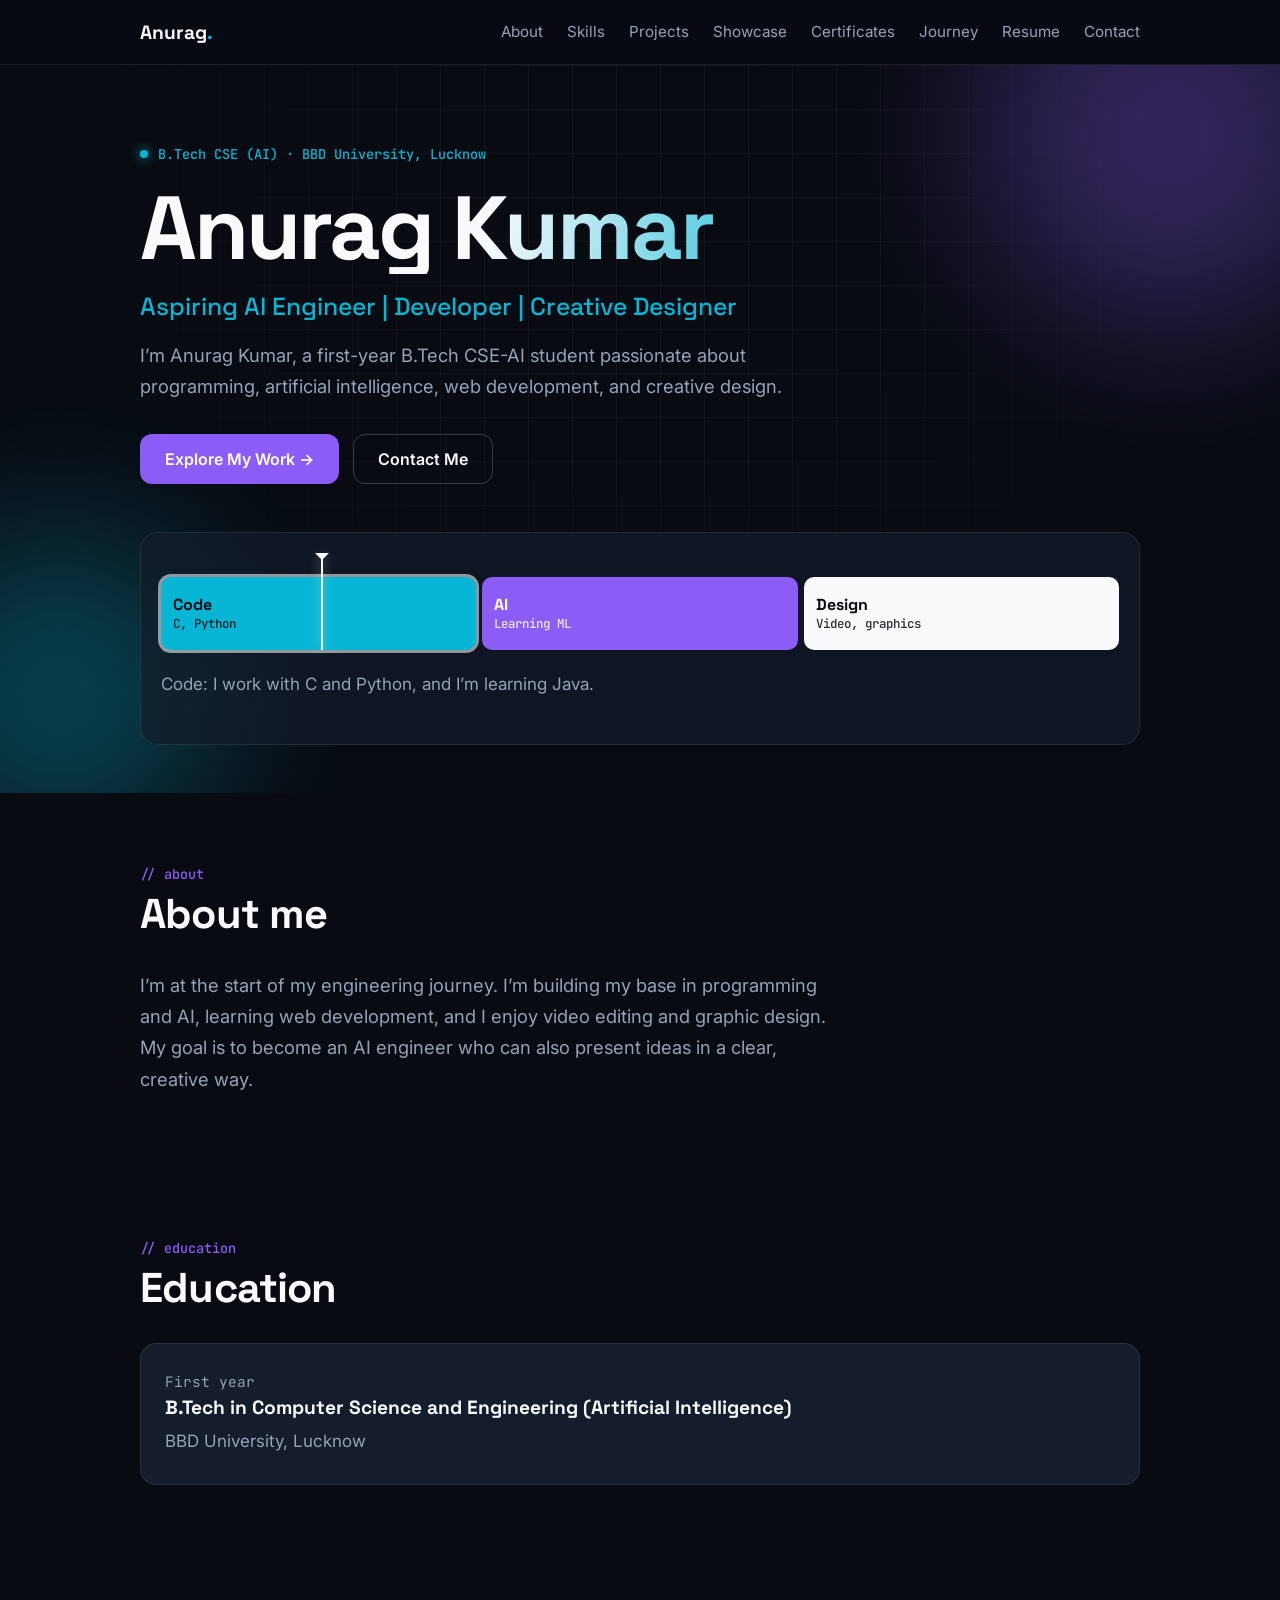
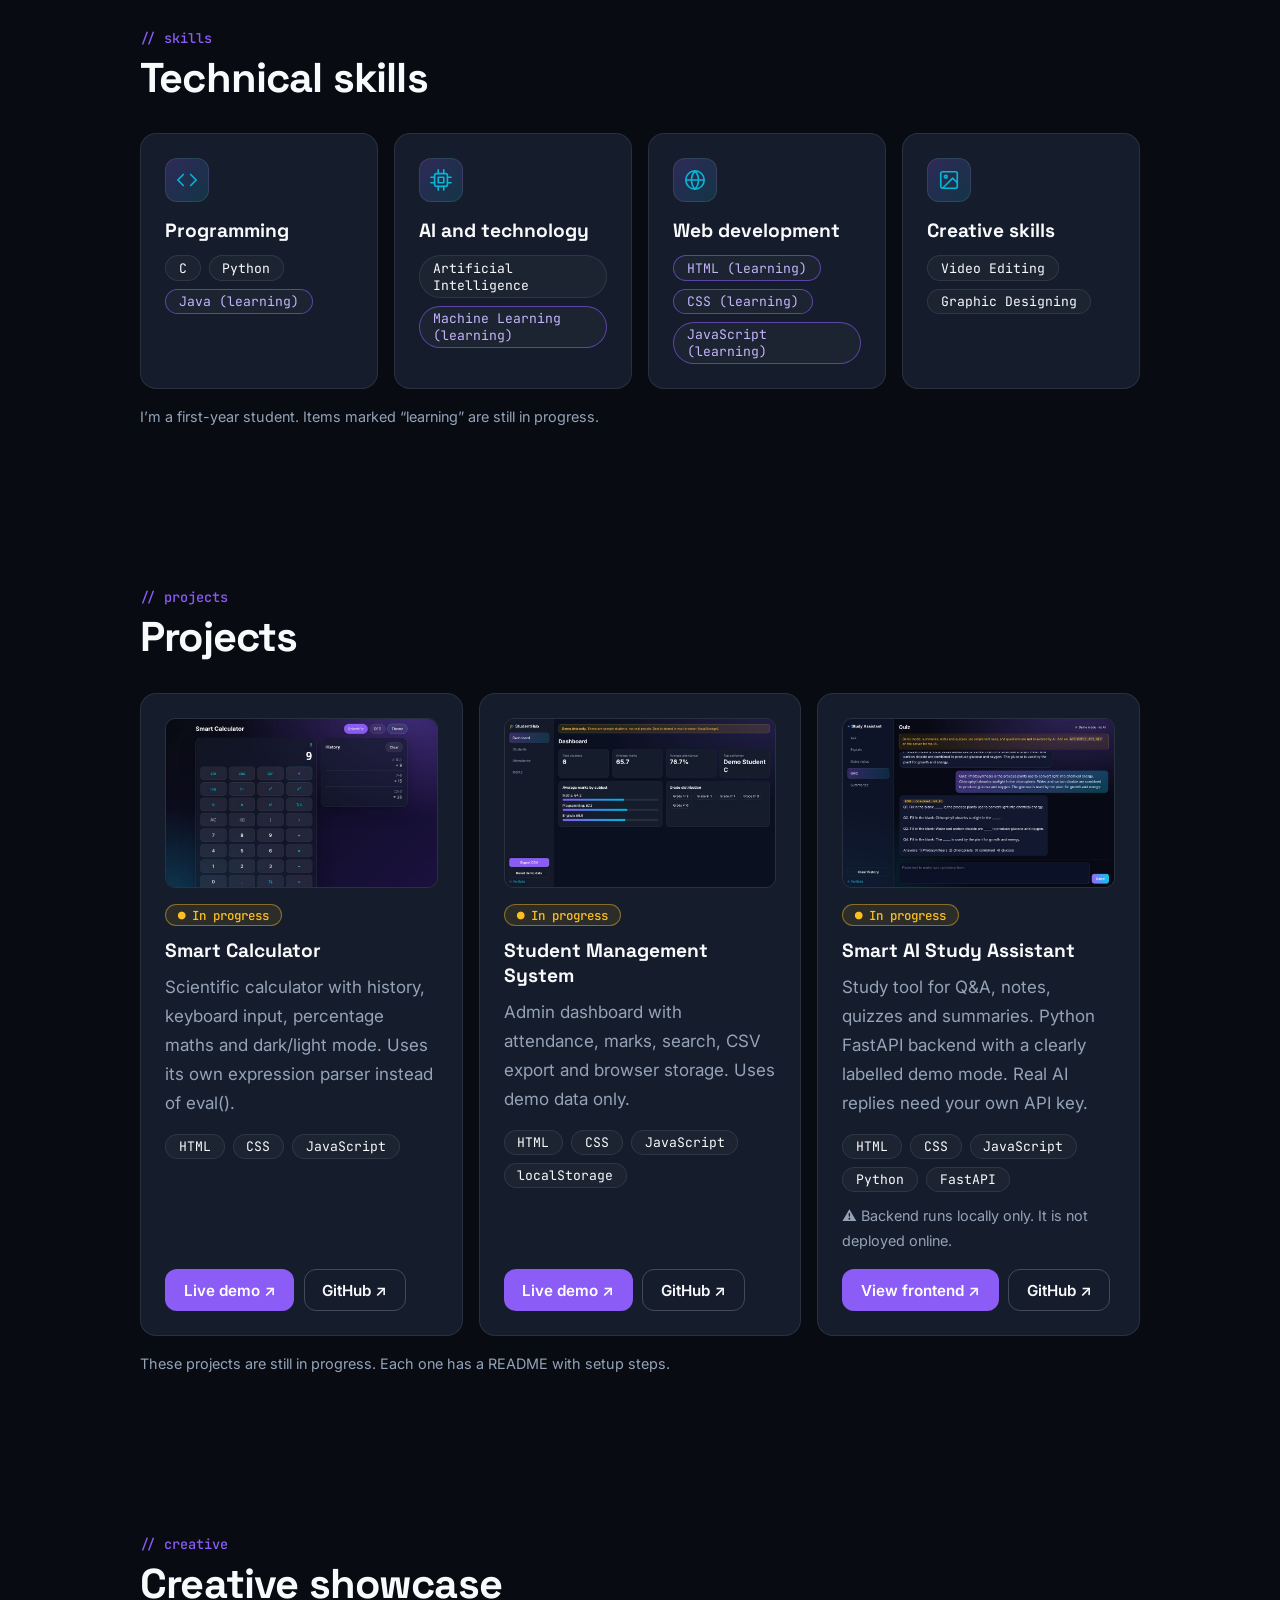
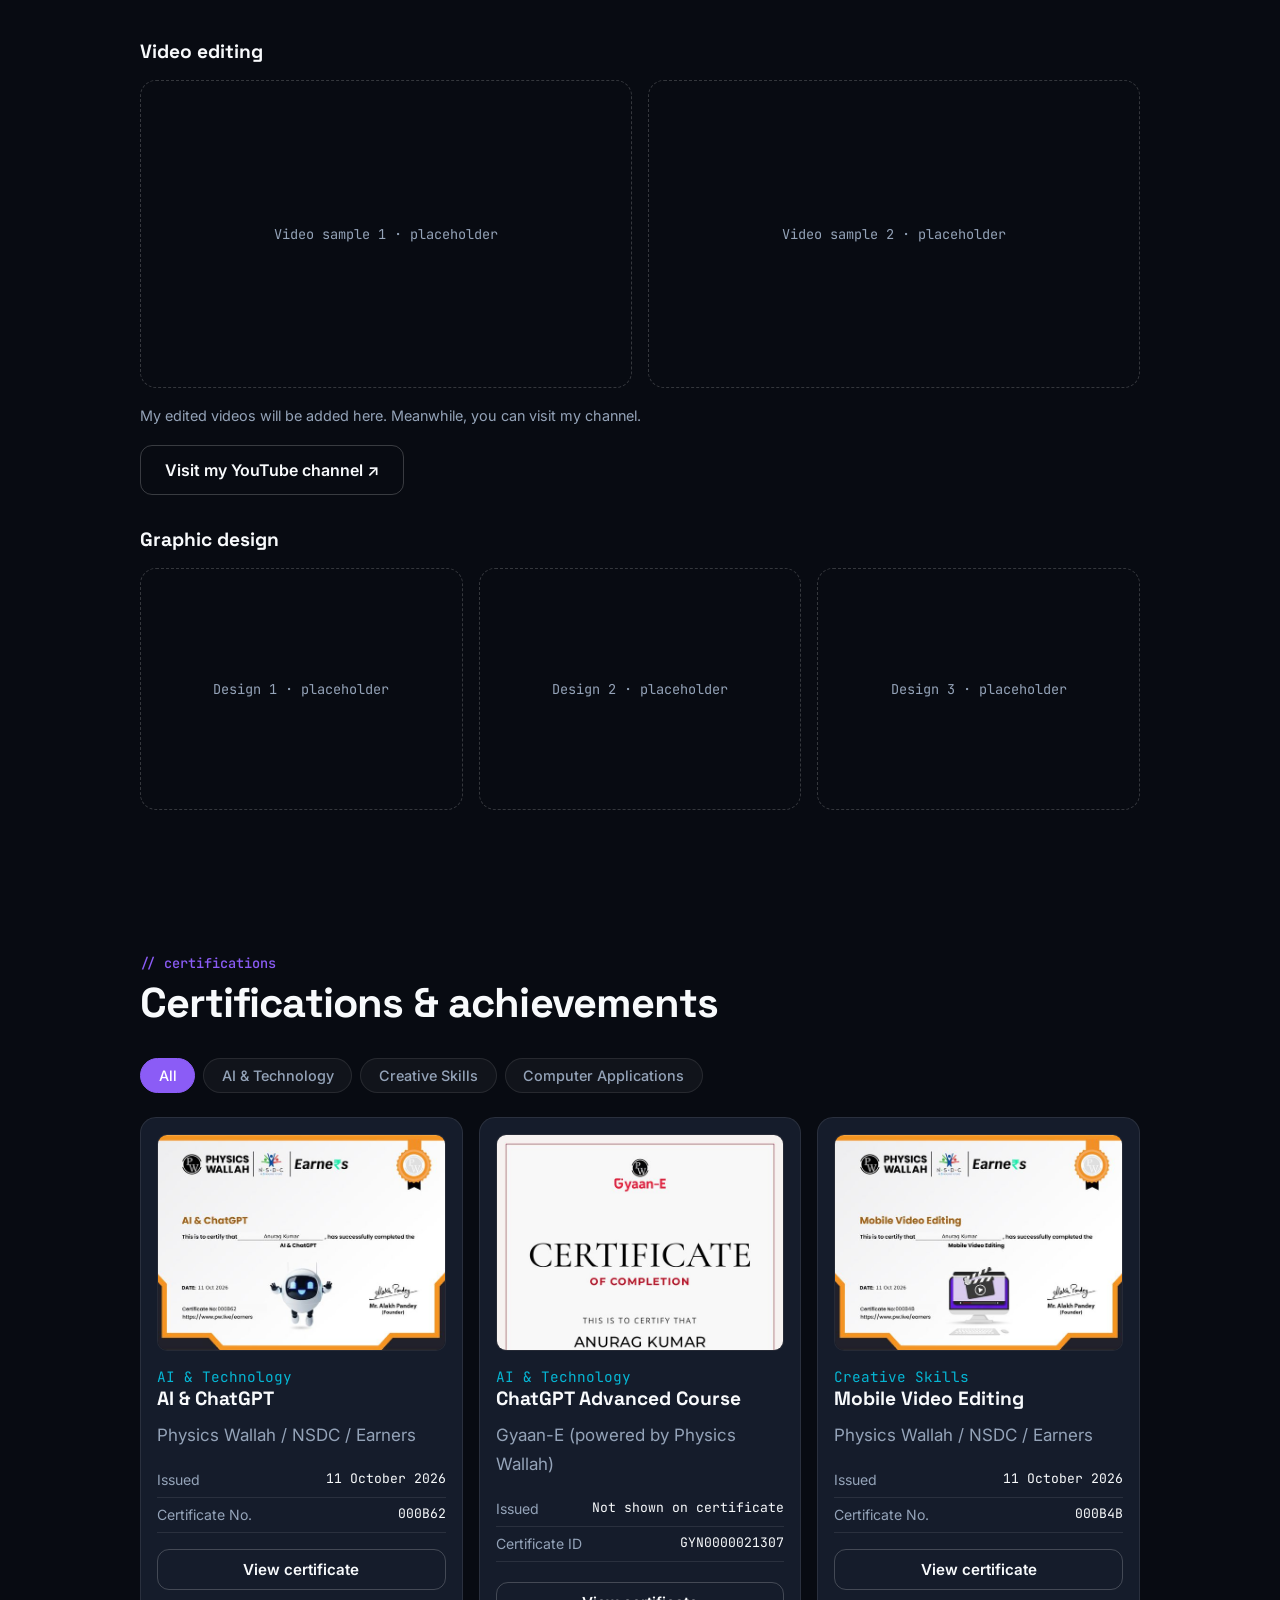
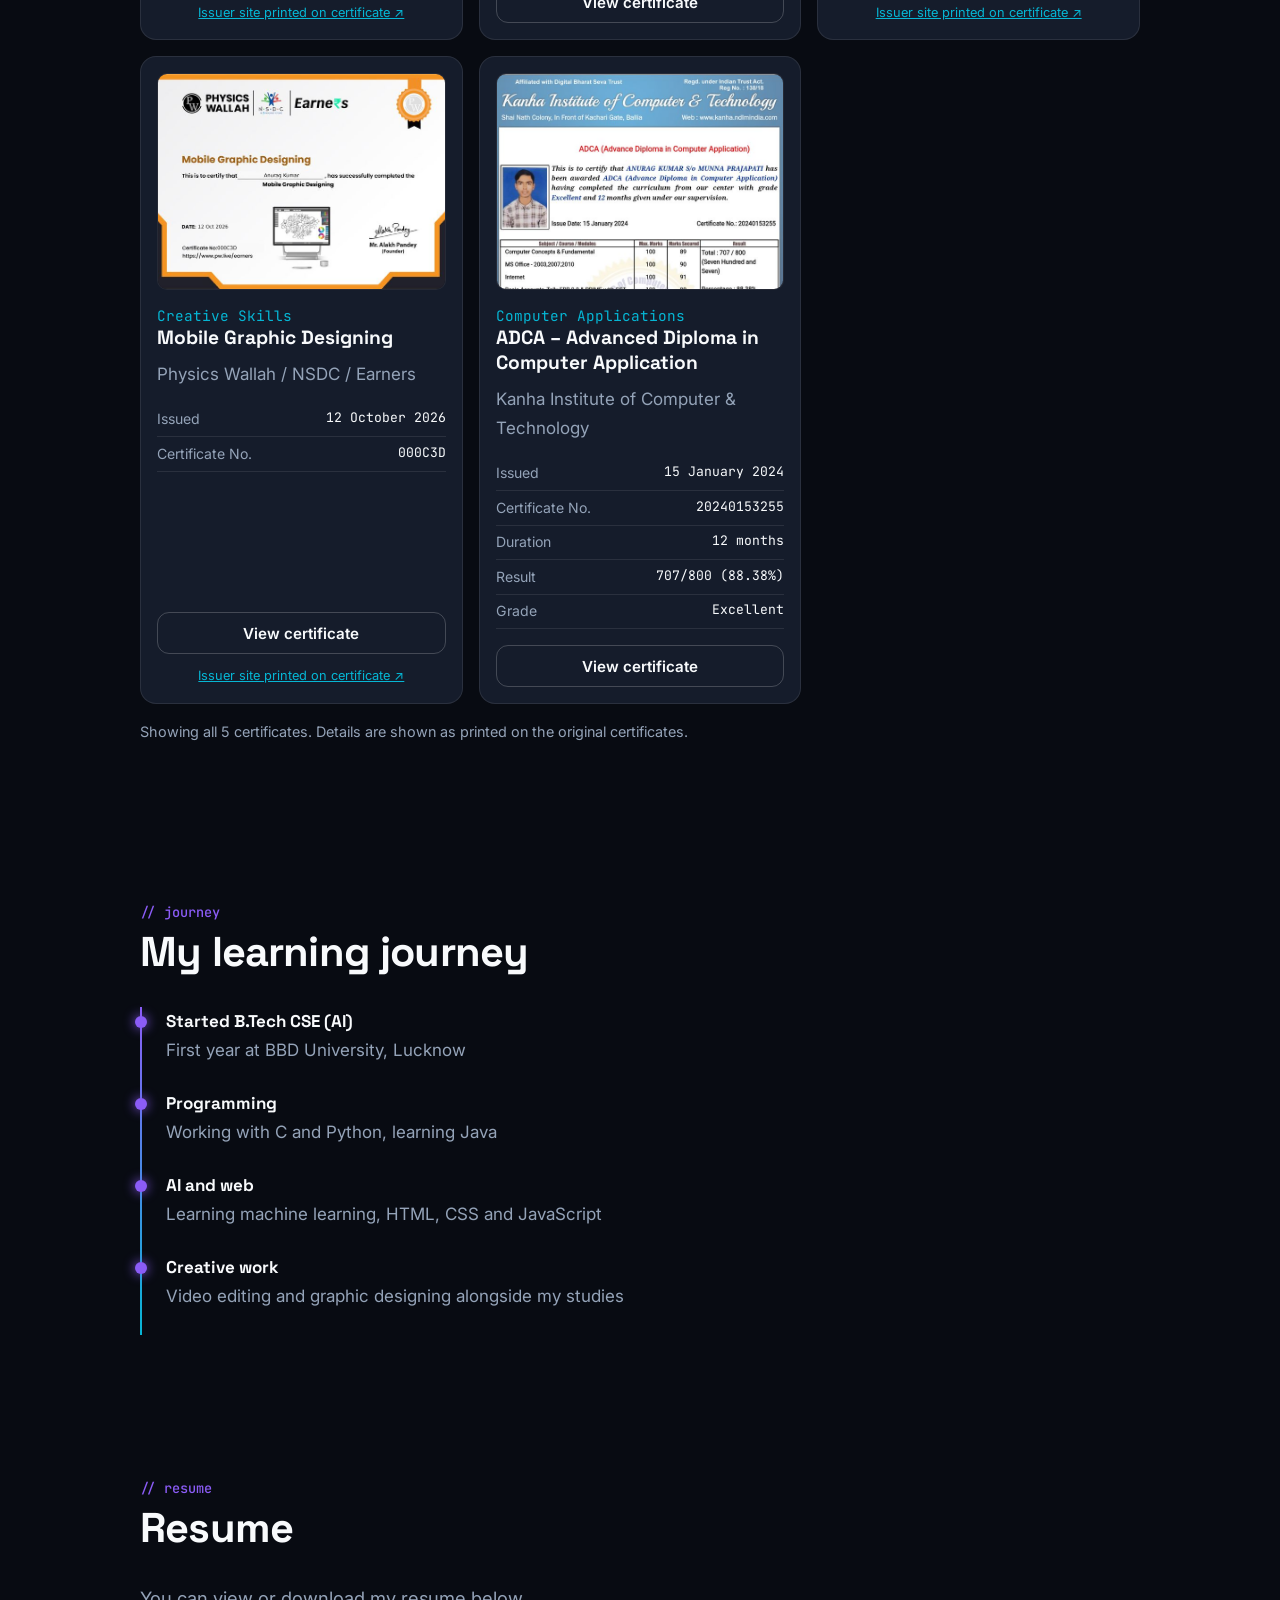
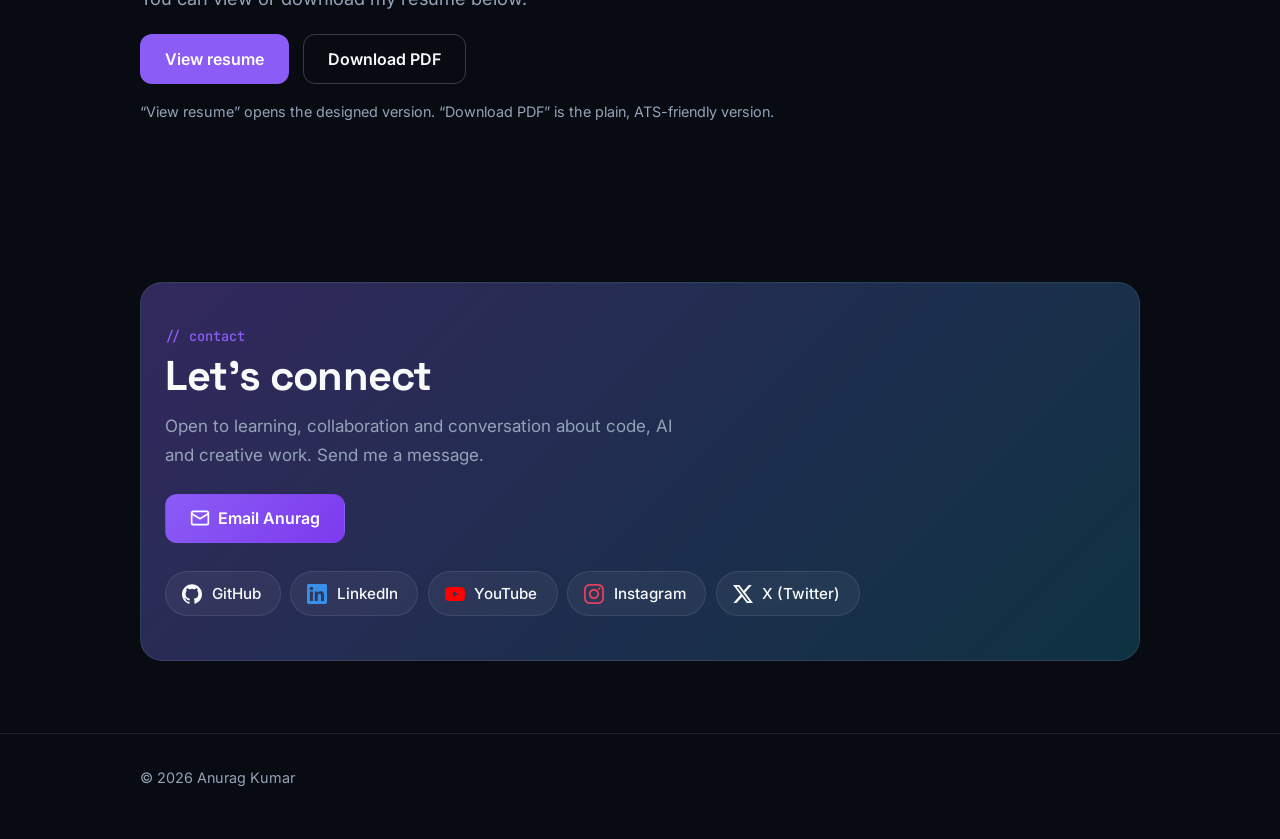
<file: index.html>
<!DOCTYPE html>
<html lang="en">
<head>
<meta charset="utf-8">
<meta name="viewport" content="width=device-width, initial-scale=1, viewport-fit=cover">
<title>Anurag Kumar | Aspiring AI Engineer, Developer and Creative Designer</title>
<meta name="description" content="Portfolio of Anurag Kumar, a first-year B.Tech CSE (AI) student at BBD University, Lucknow, interested in programming, AI, web development, video editing and graphic design.">
<link rel="canonical" href="https://anuragpr-0810.github.io/">
<meta property="og:title" content="Anurag Kumar | Aspiring AI Engineer">
<meta property="og:description" content="First-year B.Tech CSE (AI) student: programming, AI, web development and creative design.">
<meta property="og:type" content="website">
<meta name="theme-color" content="#080B12">
<link rel="preconnect" href="https://fonts.googleapis.com">
<link href="https://fonts.googleapis.com/css2?family=Inter:wght@400;500;600&family=JetBrains+Mono:wght@400;500&family=Space+Grotesk:wght@500;700&display=swap" rel="stylesheet">
<script type="application/ld+json">{"@context":"https://schema.org","@type":"Person","name":"Anurag Kumar","jobTitle":"B.Tech CSE (AI) Student","alumniOf":"BBD University, Lucknow","url":"https://anuragpr-0810.github.io/","sameAs":["https://youtube.com/@technoreviews-ai","https://www.linkedin.com/in/anuragkumar08-pri10","https://instagram.com/anuragpr_0810","https://x.com/anuragpr_0810","https://github.com/anuragpr-0810"]}</script>
<style>
:root{
  --bg:#080B12;--bg2:#101522;--card:#151C2B;--p:#8B5CF6;--c:#06B6D4;--tx:#F8FAFC;--mu:#94A3B8;
  --bd:rgba(255,255,255,.09);--head:'Space Grotesk','Trebuchet MS',system-ui,sans-serif;
  --body:'Inter',system-ui,-apple-system,'Segoe UI',sans-serif;--mono:'JetBrains Mono',ui-monospace,Consolas,monospace;
  color-scheme:dark;box-sizing:border-box;padding-top:env(safe-area-inset-top,0px);padding-bottom:env(safe-area-inset-bottom,0px);
}
html{scroll-padding-top:calc(env(safe-area-inset-top,0px) + 72px);scroll-behavior:smooth}
*,*::before,*::after{box-sizing:border-box}
body{margin:0;background:var(--bg);color:var(--tx);font:400 1.0625rem/1.7 var(--body);overflow-x:hidden}
body::before{content:"";position:fixed;inset:0 0 auto;height:env(safe-area-inset-top,0px);background:rgba(8,11,18,.9);z-index:30}
a{color:inherit}
:focus-visible{outline:3px solid var(--c);outline-offset:3px;border-radius:6px}
.wrap{max-width:1040px;margin:0 auto;padding:0 1.25rem}

/* Header */
header{position:sticky;top:env(safe-area-inset-top,0px);z-index:20;background:rgba(8,11,18,.78);backdrop-filter:blur(14px);-webkit-backdrop-filter:blur(14px);border-bottom:1px solid var(--bd)}
.bar{display:flex;align-items:center;justify-content:space-between;height:64px}
.logo{font:700 1.2rem var(--head);text-decoration:none}
.logo span{color:var(--c)}
nav{display:flex;gap:1.5rem}
nav a{font-size:.95rem;color:var(--mu);text-decoration:none;transition:color .2s}
nav a:hover{color:var(--tx)}
.menu{display:none;background:none;border:1px solid var(--bd);color:var(--tx);border-radius:10px;width:44px;height:44px;cursor:pointer;font-size:1.2rem}

/* Hero */
.hero{position:relative;isolation:isolate;padding:5rem 0 3rem}
.bg{position:absolute;inset:0;z-index:-1;overflow:hidden;pointer-events:none}
.grid-bg{position:absolute;inset:0;background-image:linear-gradient(rgba(255,255,255,.045) 1px,transparent 1px),linear-gradient(90deg,rgba(255,255,255,.045) 1px,transparent 1px);background-size:44px 44px;-webkit-mask-image:radial-gradient(ellipse at 50% 25%,#000 15%,transparent 70%);mask-image:radial-gradient(ellipse at 50% 25%,#000 15%,transparent 70%)}
.orb{position:absolute;border-radius:50%;filter:blur(80px);opacity:.32;animation:float 16s ease-in-out infinite alternate}
.o1{width:380px;height:380px;background:var(--p);top:-120px;right:-80px}
.o2{width:320px;height:320px;background:var(--c);bottom:-60px;left:-100px;animation-delay:-6s}
@keyframes float{to{transform:translate(30px,24px) scale(1.08)}}
.eyebrow{font:500 .85rem var(--mono);color:var(--c);display:flex;align-items:center;gap:.6rem;margin:0 0 1.25rem}
.eyebrow::before{content:"";width:8px;height:8px;border-radius:50%;background:var(--c);box-shadow:0 0 12px var(--c)}
h1{font:700 clamp(2.9rem,9vw,5.6rem)/1.02 var(--head);letter-spacing:-.03em;margin:0 0 1rem;background:linear-gradient(100deg,#F8FAFC 35%,var(--c) 70%,var(--p));-webkit-background-clip:text;background-clip:text;color:transparent}
.role{font:500 clamp(1.1rem,3vw,1.55rem)/1.35 var(--head);color:var(--c);margin:0 0 1rem}
.lead{max-width:58ch;color:var(--mu);font-size:1.15rem;margin:0 0 2rem}
.cta{display:flex;flex-wrap:wrap;gap:.9rem;margin-bottom:3rem}
.btn{display:inline-flex;align-items:center;gap:.5rem;padding:.85rem 1.5rem;border-radius:12px;font:600 1rem var(--body);text-decoration:none;border:1px solid transparent;cursor:pointer;transition:transform .2s,box-shadow .2s,border-color .2s,color .2s}
.btn.pri{background:var(--p);color:#fff}
.btn.pri:hover{transform:translateY(-2px);box-shadow:0 10px 30px rgba(139,92,246,.45)}
.btn.ghost{border-color:rgba(255,255,255,.2);color:var(--tx);background:transparent}
.btn.ghost:hover{border-color:var(--c);color:var(--c);transform:translateY(-2px)}

/* Timeline widget (kept) */
.glass{background:rgba(21,28,43,.65);backdrop-filter:blur(14px);-webkit-backdrop-filter:blur(14px);border:1px solid var(--bd);border-radius:18px}
.editor{padding:1.25rem}
.track{position:relative;display:grid;grid-template-columns:1fr 1fr 1fr;gap:6px;padding-top:1.5rem}
.clip{font:700 1rem var(--head);border:0;border-radius:10px;padding:1.1rem .75rem;cursor:pointer;text-align:left;min-height:64px;transition:transform .2s}
.clip:hover{transform:translateY(-2px)}
.clip small{display:block;font:500 .78rem var(--mono);opacity:.85}
.clip[data-i="0"]{background:var(--c);color:#080B12}
.clip[data-i="1"]{background:var(--p);color:#fff}
.clip[data-i="2"]{background:var(--tx);color:#080B12}
.clip[aria-pressed="true"]{box-shadow:0 0 0 3px rgba(255,255,255,.55)}
.playhead{position:absolute;top:0;bottom:0;width:2px;background:var(--tx);left:16.66%;transition:left .35s cubic-bezier(.3,.8,.3,1);pointer-events:none;box-shadow:0 0 12px rgba(255,255,255,.6)}
.playhead::before{content:"";position:absolute;top:0;left:-6px;border:7px solid transparent;border-top-color:var(--tx)}
.readout{margin:1.25rem 0 0;min-height:3.4rem;color:var(--mu)}

/* Sections */
section{padding:4.5rem 0}
.label{font:500 .85rem var(--mono);color:var(--p);margin:0 0 .5rem;display:block}
h2{font:700 clamp(1.8rem,4.5vw,2.6rem)/1.12 var(--head);letter-spacing:-.02em;margin:0 0 2rem}
.card{background:var(--card);border:1px solid var(--bd);border-radius:16px;padding:1.5rem;transition:border-color .25s,transform .25s,box-shadow .25s}
.card:hover{border-color:rgba(139,92,246,.55);transform:translateY(-3px);box-shadow:0 14px 40px rgba(0,0,0,.35)}
.card h3{font:700 1.2rem var(--head);margin:0 0 .4rem}
.card p{margin:.25rem 0;color:var(--mu)}
.empty{background:transparent;border-style:dashed;border-color:rgba(255,255,255,.18)}
.empty:hover{transform:none;box-shadow:none;border-color:rgba(255,255,255,.18)}
.grid{display:grid;gap:1rem;grid-template-columns:repeat(auto-fit,minmax(230px,1fr))}
.ico{width:44px;height:44px;border-radius:12px;display:grid;place-items:center;margin-bottom:1rem;color:var(--c);background:linear-gradient(135deg,rgba(139,92,246,.22),rgba(6,182,212,.16));border:1px solid var(--bd)}
.ico svg{width:22px;height:22px;fill:none;stroke:currentColor;stroke-width:1.8;stroke-linecap:round;stroke-linejoin:round}
.tags{display:flex;flex-wrap:wrap;gap:.5rem;padding:0;margin:.75rem 0 0;list-style:none}
.tags li{font:400 .82rem var(--mono);border:1px solid var(--bd);border-radius:999px;padding:.2rem .8rem;background:rgba(255,255,255,.03)}
.tags li.learn{border-color:rgba(139,92,246,.6);color:#C4B5FD}
.meta{font:400 .9rem var(--mono);color:var(--c)}
.note{font-size:.9rem;color:var(--mu);margin-top:1rem}
.sub{font:700 1.2rem var(--head);margin:2rem 0 1rem}
.tile{aspect-ratio:16/10;display:grid;place-items:center;text-align:center;padding:1rem;color:var(--mu);font:400 .85rem var(--mono)}
.tile.sq{aspect-ratio:4/3}
.journey{margin:0;padding:0;list-style:none;border-left:2px solid;border-image:linear-gradient(var(--p),var(--c)) 1}
.journey li{position:relative;padding:0 0 1.5rem 1.5rem}
.journey li::before{content:"";position:absolute;left:-7px;top:.55rem;width:12px;height:12px;border-radius:50%;background:var(--p);box-shadow:0 0 12px var(--p)}
.journey strong{font-family:var(--head)}
.journey span{display:block;color:var(--mu)}
.contact{padding:2.75rem 1.5rem;background:linear-gradient(135deg,rgba(139,92,246,.28),rgba(6,182,212,.18)),var(--bg2);border-radius:22px;border:1px solid var(--bd)}
.contact h2{margin-bottom:.75rem}
.contact p{max-width:48ch;color:var(--mu);margin:0 0 1.5rem}
.links{margin-top:1.75rem;display:flex;flex-wrap:wrap;gap:.6rem}
footer{padding:2rem 0 3rem;color:var(--mu);font-size:.9rem;border-top:1px solid var(--bd)}

/* Social buttons */
.btn.mail{background:linear-gradient(135deg,#8B5CF6,#7C3AED)}
.btn.mail svg{flex:none}
.btn.mail:hover{box-shadow:0 10px 30px rgba(139,92,246,.5)}
.soc{display:inline-flex;align-items:center;gap:.6rem;min-height:44px;padding:.55rem 1.2rem .55rem 1rem;border:1px solid var(--bd);border-radius:999px;background:rgba(255,255,255,.05);color:var(--tx);font-weight:500;font-size:.95rem;text-decoration:none;transition:transform .25s,box-shadow .25s,border-color .25s,background .25s}
.soc svg{width:20px;height:20px;flex:none;fill:var(--ic)}
.soc:hover{transform:translateY(-3px);border-color:var(--ic);background:rgba(255,255,255,.09);box-shadow:0 10px 28px var(--gl)}
.gh,.xx{--ic:#F8FAFC;--gl:rgba(248,250,252,.18)}.li{--ic:#378FE9;--gl:rgba(55,143,233,.38)}.yt{--ic:#FF0000;--gl:rgba(255,0,0,.3)}.ig{--ic:#E4405F;--gl:rgba(228,64,95,.38)}
.status{align-self:flex-start;font:500 .78rem var(--mono);color:#FBBF24;border:1px solid rgba(251,191,36,.45);background:rgba(251,191,36,.1);border-radius:999px;padding:.1rem .75rem;margin-bottom:.7rem}
@media (prefers-reduced-motion:reduce){.soc{transition:none}.soc:hover{transform:none}}
/* Projects */
.pgrid{grid-template-columns:repeat(auto-fit,minmax(290px,1fr))}
.proj{display:flex;flex-direction:column}
.pthumb{display:block;width:100%;height:auto;aspect-ratio:16/10;object-fit:cover;object-position:top;border-radius:10px;border:1px solid var(--bd);margin-bottom:1rem}
.plinks{display:flex;flex-wrap:wrap;gap:.6rem;margin-top:auto;padding-top:1rem}
/* Certificates */
.filters{display:flex;flex-wrap:wrap;gap:.5rem;margin:0 0 1.5rem}
.chip{font:500 .9rem var(--body);color:var(--mu);background:rgba(255,255,255,.04);border:1px solid var(--bd);border-radius:999px;padding:.5rem 1.1rem;cursor:pointer;transition:color .2s,border-color .2s,background .2s}
.chip:hover{color:var(--tx);border-color:var(--c)}
.chip[aria-pressed="true"]{background:var(--p);border-color:var(--p);color:#fff}
.certs{display:grid;gap:1rem;grid-template-columns:repeat(auto-fit,minmax(270px,1fr))}
.cert{display:flex;flex-direction:column;padding:1rem;animation:pop .45s ease backwards}
.cert[hidden]{display:none}
@keyframes pop{from{opacity:0;transform:translateY(10px)}}
.thumb{display:block;width:100%;aspect-ratio:4/3;overflow:hidden;border-radius:10px;border:1px solid var(--bd);padding:0;background:var(--bg2);cursor:zoom-in;margin-bottom:1rem}
.thumb img{width:100%;height:100%;object-fit:cover;object-position:top;display:block;transition:transform .4s}
.cert:hover .thumb img{transform:scale(1.04)}
.cert dl{margin:.6rem 0 1rem;font-size:.88rem}
.cert dl div{display:flex;justify-content:space-between;gap:1rem;padding:.3rem 0;border-bottom:1px solid var(--bd)}
.cert dt{color:var(--mu)}
.cert dd{margin:0;font-family:var(--mono);font-size:.82rem;text-align:right;overflow-wrap:anywhere}
.cert .btn{margin-top:auto;justify-content:center}
.sm{padding:.65rem 1.1rem;font-size:.95rem}
.src{font-size:.8rem;color:var(--c);margin-top:.7rem;text-align:center}
#lb{border:1px solid var(--bd);background:var(--bg2);color:var(--tx);border-radius:18px;padding:1rem;width:min(96vw,980px);max-height:94vh;overflow:auto}
#lb::backdrop{background:rgba(8,11,18,.82);-webkit-backdrop-filter:blur(6px);backdrop-filter:blur(6px)}
#lb[open]{animation:pop .3s ease}
#lb img{display:block;max-width:100%;max-height:68vh;margin:0 auto;object-fit:contain;border-radius:8px;background:#fff}
.lbbar,.lbnav{display:flex;align-items:center;justify-content:space-between;gap:.75rem}
.lbbar{margin-bottom:.75rem}.lbnav{margin-top:1rem}
.ib{background:rgba(255,255,255,.06);border:1px solid var(--bd);color:var(--tx);border-radius:10px;min-width:44px;height:44px;cursor:pointer;font-size:1.1rem}
.ib:hover{border-color:var(--c)}
@media (prefers-reduced-motion:reduce){.cert,#lb[open]{animation:none}.thumb img{transition:none}}

/* Reveal */
.js .rv{opacity:0;transform:translateY(18px);transition:opacity .7s ease,transform .7s ease}
.js .rv.in{opacity:1;transform:none}

@media (max-width:760px){
  .menu{display:block}
  nav{display:none;position:absolute;top:100%;left:0;right:0;flex-direction:column;gap:0;background:var(--bg2);border-bottom:1px solid var(--bd);padding:.5rem 1.25rem 1rem}
  header.open nav{display:flex}
  nav a{padding:.8rem 0;font-size:1.05rem}
  .hero{padding-top:3rem}
  section{padding:3.5rem 0}
  .clip small{display:none}
  .cta .btn{flex:1 1 100%;justify-content:center}
}
@media (prefers-reduced-motion:reduce){
  html{scroll-behavior:auto}.orb{animation:none}.playhead,.card,.btn,.clip{transition:none}.js .rv{opacity:1;transform:none;transition:none}
}
</style>
</head>
<body>
<header id="hdr">
  <div class="wrap bar">
    <a class="logo" href="#top">Anurag<span>.</span></a>
    <button class="menu" id="menu" aria-label="Toggle menu" aria-expanded="false" aria-controls="nav">☰</button>
    <nav id="nav" aria-label="Sections">
      <a href="#about">About</a><a href="#skills">Skills</a><a href="#projects">Projects</a><a href="#showcase">Showcase</a><a href="#achievements">Certificates</a><a href="#journey">Journey</a><a href="#resume">Resume</a><a href="#contact">Contact</a>
    </nav>
  </div>
</header>

<main id="top">
  <div class="hero">
    <div class="bg" aria-hidden="true"><div class="grid-bg"></div><div class="orb o1"></div><div class="orb o2"></div></div>
    <div class="wrap">
      <p class="eyebrow">B.Tech CSE (AI) · BBD University, Lucknow</p>
      <h1>Anurag Kumar</h1>
      <p class="role">Aspiring AI Engineer | Developer | Creative Designer</p>
      <p class="lead">I’m Anurag Kumar, a first-year B.Tech CSE-AI student passionate about programming, artificial intelligence, web development, and creative design.</p>
      <div class="cta">
        <a class="btn pri" href="#projects">Explore My Work →</a>
        <a class="btn ghost" href="#contact">Contact Me</a>
      </div>
      <div class="glass editor" aria-label="What I do">
        <div class="track">
          <button class="clip" data-i="0" aria-pressed="true">Code<small>C, Python</small></button>
          <button class="clip" data-i="1" aria-pressed="false">AI<small>Learning ML</small></button>
          <button class="clip" data-i="2" aria-pressed="false">Design<small>Video, graphics</small></button>
          <div class="playhead" id="playhead" aria-hidden="true"></div>
        </div>
        <p class="readout" id="readout" aria-live="polite"></p>
      </div>
    </div>
  </div>

  <div class="wrap">
    <section id="about" class="rv">
      <span class="label">// about</span>
      <h2>About me</h2>
      <p class="lead" style="margin:0">I’m at the start of my engineering journey. I’m building my base in programming and AI, learning web development, and I enjoy video editing and graphic design. My goal is to become an AI engineer who can also present ideas in a clear, creative way.</p>
    </section>

    <section id="education" class="rv">
      <span class="label">// education</span>
      <h2>Education</h2>
      <article class="card">
        <p class="meta">First year</p>
        <h3>B.Tech in Computer Science and Engineering (Artificial Intelligence)</h3>
        <p>BBD University, Lucknow</p>
      </article>
    </section>

    <section id="skills" class="rv">
      <span class="label">// skills</span>
      <h2>Technical skills</h2>
      <div class="grid">
        <article class="card"><div class="ico"><svg viewBox="0 0 24 24"><polyline points="16 18 22 12 16 6"/><polyline points="8 6 2 12 8 18"/></svg></div><h3>Programming</h3><ul class="tags"><li>C</li><li>Python</li><li class="learn">Java (learning)</li></ul></article>
        <article class="card"><div class="ico"><svg viewBox="0 0 24 24"><rect x="5" y="5" width="14" height="14" rx="2"/><rect x="9" y="9" width="6" height="6"/><path d="M9 1v4M15 1v4M9 19v4M15 19v4M1 9h4M1 15h4M19 9h4M19 15h4"/></svg></div><h3>AI and technology</h3><ul class="tags"><li>Artificial Intelligence</li><li class="learn">Machine Learning (learning)</li></ul></article>
        <article class="card"><div class="ico"><svg viewBox="0 0 24 24"><circle cx="12" cy="12" r="10"/><path d="M2 12h20M12 2a15 15 0 0 1 0 20 15 15 0 0 1 0-20"/></svg></div><h3>Web development</h3><ul class="tags"><li class="learn">HTML (learning)</li><li class="learn">CSS (learning)</li><li class="learn">JavaScript (learning)</li></ul></article>
        <article class="card"><div class="ico"><svg viewBox="0 0 24 24"><rect x="3" y="3" width="18" height="18" rx="2"/><circle cx="8.5" cy="8.5" r="1.5"/><polyline points="21 15 16 10 5 21"/></svg></div><h3>Creative skills</h3><ul class="tags"><li>Video Editing</li><li>Graphic Designing</li></ul></article>
      </div>
      <p class="note">I’m a first-year student. Items marked “learning” are still in progress.</p>
    </section>

    <section id="projects" class="rv">
      <span class="label">// projects</span>
      <h2>Projects</h2>
      <div class="grid pgrid">
      <article class="card proj">
        <img class="pthumb" src="projects/calculator-app/preview.jpg" alt="Screenshot of Smart Calculator" width="960" height="663" loading="lazy" decoding="async">
        <span class="status">● In progress</span>
        <h3>Smart Calculator</h3>
        <p>Scientific calculator with history, keyboard input, percentage maths and dark/light mode. Uses its own expression parser instead of eval().</p>
        <ul class="tags"><li>HTML</li><li>CSS</li><li>JavaScript</li></ul>
        <div class="plinks"><a class="btn pri sm" href="projects/calculator-app/index.html" target="_blank" rel="noopener">Live demo ↗</a><a class="btn ghost sm" href="https://github.com/anuragpr-0810/anuragpr-0810.github.io/tree/main/projects/calculator-app" target="_blank" rel="noopener">GitHub ↗</a></div>
      </article>
      <article class="card proj">
        <img class="pthumb" src="projects/student-management-system/preview.jpg" alt="Screenshot of Student Management System" width="960" height="600" loading="lazy" decoding="async">
        <span class="status">● In progress</span>
        <h3>Student Management System</h3>
        <p>Admin dashboard with attendance, marks, search, CSV export and browser storage. Uses demo data only.</p>
        <ul class="tags"><li>HTML</li><li>CSS</li><li>JavaScript</li><li>localStorage</li></ul>
        <div class="plinks"><a class="btn pri sm" href="projects/student-management-system/index.html" target="_blank" rel="noopener">Live demo ↗</a><a class="btn ghost sm" href="https://github.com/anuragpr-0810/anuragpr-0810.github.io/tree/main/projects/student-management-system" target="_blank" rel="noopener">GitHub ↗</a></div>
      </article>
      <article class="card proj">
        <img class="pthumb" src="projects/smart-ai-study-assistant/preview.jpg" alt="Screenshot of Smart AI Study Assistant" width="960" height="600" loading="lazy" decoding="async">
        <span class="status">● In progress</span>
        <h3>Smart AI Study Assistant</h3>
        <p>Study tool for Q&amp;A, notes, quizzes and summaries. Python FastAPI backend with a clearly labelled demo mode. Real AI replies need your own API key.</p>
        <ul class="tags"><li>HTML</li><li>CSS</li><li>JavaScript</li><li>Python</li><li>FastAPI</li></ul>
        <p class="note" style="margin:.75rem 0 0">⚠ Backend runs locally only. It is not deployed online.</p>
        <div class="plinks"><a class="btn pri sm" href="projects/smart-ai-study-assistant/index.html" target="_blank" rel="noopener">View frontend ↗</a><a class="btn ghost sm" href="https://github.com/anuragpr-0810/anuragpr-0810.github.io/tree/main/projects/smart-ai-study-assistant" target="_blank" rel="noopener">GitHub ↗</a></div>
      </article>
      </div>
      <p class="note">These projects are still in progress. Each one has a README with setup steps.</p>
    </section>

    <section id="showcase" class="rv">
      <span class="label">// creative</span>
      <h2>Creative showcase</h2>
      <h3 class="sub">Video editing</h3>
      <div class="grid">
        <div class="card empty tile">Video sample 1 · placeholder</div>
        <div class="card empty tile">Video sample 2 · placeholder</div>
      </div>
      <p class="note">My edited videos will be added here. Meanwhile, you can visit my channel.</p>
      <p><a class="btn ghost" href="https://youtube.com/@technoreviews-ai" target="_blank" rel="noopener">Visit my YouTube channel ↗</a></p>
      <h3 class="sub">Graphic design</h3>
      <div class="grid">
        <div class="card empty tile sq">Design 1 · placeholder</div>
        <div class="card empty tile sq">Design 2 · placeholder</div>
        <div class="card empty tile sq">Design 3 · placeholder</div>
      </div>
    </section>

    <section id="achievements" class="rv">
      <span class="label">// certifications</span>
      <h2>Certifications &amp; achievements</h2>
      <div class="filters" role="group" aria-label="Filter certificates">
        <button class="chip" data-f="all" aria-pressed="true">All</button>
        <button class="chip" data-f="ai" aria-pressed="false">AI &amp; Technology</button>
        <button class="chip" data-f="creative" aria-pressed="false">Creative Skills</button>
        <button class="chip" data-f="app" aria-pressed="false">Computer Applications</button>
      </div>
      <div class="certs">
      <article class="card cert" data-cat="ai" data-full="certificates/ai-chatgpt.jpg" data-title="AI &amp; ChatGPT" data-sub="Physics Wallah / NSDC / Earners · 11 October 2026 · Certificate No. 000B62">
        <button class="thumb" data-open aria-label="View AI &amp; ChatGPT certificate full size"><img src="certificates/thumbs/ai-chatgpt.jpg" alt="AI &amp; ChatGPT certificate" width="640" height="455" loading="lazy" decoding="async"></button>
        <span class="meta">AI & Technology</span>
        <h3>AI &amp; ChatGPT</h3>
        <p>Physics Wallah / NSDC / Earners</p>
        <dl><div><dt>Issued</dt><dd>11 October 2026</dd></div><div><dt>Certificate No.</dt><dd>000B62</dd></div></dl>
        <button class="btn ghost sm" data-open>View certificate</button><a class="src" href="https://www.pw.live/earners" target="_blank" rel="noopener">Issuer site printed on certificate ↗</a>
      </article>
      <article class="card cert" data-cat="ai" data-full="certificates/chatgpt-advanced.png" data-title="ChatGPT Advanced Course" data-sub="Gyaan-E (powered by Physics Wallah) · Not shown on certificate · Certificate ID GYN0000021307">
        <button class="thumb" data-open aria-label="View ChatGPT Advanced Course certificate full size"><img src="certificates/thumbs/chatgpt-advanced.jpg" alt="ChatGPT Advanced Course certificate" width="640" height="905" loading="lazy" decoding="async"></button>
        <span class="meta">AI & Technology</span>
        <h3>ChatGPT Advanced Course</h3>
        <p>Gyaan-E (powered by Physics Wallah)</p>
        <dl><div><dt>Issued</dt><dd>Not shown on certificate</dd></div><div><dt>Certificate ID</dt><dd>GYN0000021307</dd></div></dl>
        <button class="btn ghost sm" data-open>View certificate</button>
      </article>
      <article class="card cert" data-cat="creative" data-full="certificates/mobile-video-editing.jpg" data-title="Mobile Video Editing" data-sub="Physics Wallah / NSDC / Earners · 11 October 2026 · Certificate No. 000B4B">
        <button class="thumb" data-open aria-label="View Mobile Video Editing certificate full size"><img src="certificates/thumbs/mobile-video-editing.jpg" alt="Mobile Video Editing certificate" width="640" height="455" loading="lazy" decoding="async"></button>
        <span class="meta">Creative Skills</span>
        <h3>Mobile Video Editing</h3>
        <p>Physics Wallah / NSDC / Earners</p>
        <dl><div><dt>Issued</dt><dd>11 October 2026</dd></div><div><dt>Certificate No.</dt><dd>000B4B</dd></div></dl>
        <button class="btn ghost sm" data-open>View certificate</button><a class="src" href="https://www.pw.live/earners" target="_blank" rel="noopener">Issuer site printed on certificate ↗</a>
      </article>
      <article class="card cert" data-cat="creative" data-full="certificates/mobile-graphic-designing.jpg" data-title="Mobile Graphic Designing" data-sub="Physics Wallah / NSDC / Earners · 12 October 2026 · Certificate No. 000C3D">
        <button class="thumb" data-open aria-label="View Mobile Graphic Designing certificate full size"><img src="certificates/thumbs/mobile-graphic-designing.jpg" alt="Mobile Graphic Designing certificate" width="640" height="455" loading="lazy" decoding="async"></button>
        <span class="meta">Creative Skills</span>
        <h3>Mobile Graphic Designing</h3>
        <p>Physics Wallah / NSDC / Earners</p>
        <dl><div><dt>Issued</dt><dd>12 October 2026</dd></div><div><dt>Certificate No.</dt><dd>000C3D</dd></div></dl>
        <button class="btn ghost sm" data-open>View certificate</button><a class="src" href="https://www.pw.live/earners" target="_blank" rel="noopener">Issuer site printed on certificate ↗</a>
      </article>
      <article class="card cert" data-cat="app" data-full="certificates/adca.png" data-title="ADCA – Advanced Diploma in Computer Application" data-sub="Kanha Institute of Computer &amp; Technology · 15 January 2024 · Certificate No. 20240153255">
        <button class="thumb" data-open aria-label="View ADCA – Advanced Diploma in Computer Application certificate full size"><img src="certificates/thumbs/adca.jpg" alt="ADCA – Advanced Diploma in Computer Application certificate" width="640" height="921" loading="lazy" decoding="async"></button>
        <span class="meta">Computer Applications</span>
        <h3>ADCA – Advanced Diploma in Computer Application</h3>
        <p>Kanha Institute of Computer &amp; Technology</p>
        <dl><div><dt>Issued</dt><dd>15 January 2024</dd></div><div><dt>Certificate No.</dt><dd>20240153255</dd></div><div><dt>Duration</dt><dd>12 months</dd></div><div><dt>Result</dt><dd>707/800 (88.38%)</dd></div><div><dt>Grade</dt><dd>Excellent</dd></div></dl>
        <button class="btn ghost sm" data-open>View certificate</button>
      </article>
      </div>
      <p class="note" id="cnt" aria-live="polite">Showing all 5 certificates. Details are shown as printed on the original certificates.</p>
    </section>

    <section id="journey" class="rv">
      <span class="label">// journey</span>
      <h2>My learning journey</h2>
      <ul class="journey">
        <li><strong>Started B.Tech CSE (AI)</strong><span>First year at BBD University, Lucknow</span></li>
        <li><strong>Programming</strong><span>Working with C and Python, learning Java</span></li>
        <li><strong>AI and web</strong><span>Learning machine learning, HTML, CSS and JavaScript</span></li>
        <li><strong>Creative work</strong><span>Video editing and graphic designing alongside my studies</span></li>
      </ul>
    </section>

    <section id="resume" class="rv">
      <span class="label">// resume</span>
      <h2>Resume</h2>
      <p class="lead" style="margin-bottom:1.25rem">You can view or download my resume below.</p>
      <div class="cta" style="margin:0">
        <a class="btn pri" href="resume/Anurag-Kumar-Resume-Premium.pdf" target="_blank" rel="noopener">View resume</a>
        <a class="btn ghost" href="resume/Anurag-Kumar-Resume-ATS.pdf" download>Download PDF</a>
      </div>
      <p class="note">“View resume” opens the designed version. “Download PDF” is the plain, ATS-friendly version.</p>
    </section>

    <!-- Experience and Testimonials sections are hidden until genuine content is available. -->

    <section id="contact" class="rv">
      <div class="contact">
        <span class="label">// contact</span>
        <h2>Let’s connect</h2>
        <p>Open to learning, collaboration and conversation about code, AI and creative work. Send me a message.</p>
        <a class="btn pri mail" href="mailto:anuragkumarpr0810@gmail.com" aria-label="Email Anurag at anuragkumarpr0810@gmail.com"><svg viewBox="0 0 24 24" width="20" height="20" fill="none" stroke="currentColor" stroke-width="2" stroke-linecap="round" stroke-linejoin="round" aria-hidden="true" focusable="false"><rect x="2" y="4" width="20" height="16" rx="2"/><path d="m22 7-10 6L2 7"/></svg>Email Anurag</a>
        <div class="links">
          <a class="soc gh" href="https://github.com/anuragpr-0810" target="_blank" rel="noopener noreferrer" aria-label="Anurag Kumar on GitHub (opens in a new tab)"><svg viewBox="0 0 24 24" aria-hidden="true" focusable="false"><path d="M12 .297c-6.63 0-12 5.373-12 12 0 5.303 3.438 9.8 8.205 11.385.6.113.82-.258.82-.577 0-.285-.01-1.04-.015-2.04-3.338.724-4.042-1.61-4.042-1.61C4.422 18.07 3.633 17.7 3.633 17.7c-1.087-.744.084-.729.084-.729 1.205.084 1.838 1.236 1.838 1.236 1.07 1.835 2.809 1.305 3.495.998.108-.776.417-1.305.76-1.605-2.665-.3-5.466-1.332-5.466-5.93 0-1.31.465-2.38 1.235-3.22-.135-.303-.54-1.523.105-3.176 0 0 1.005-.322 3.3 1.23.96-.267 1.98-.399 3-.405 1.02.006 2.04.138 3 .405 2.28-1.552 3.285-1.23 3.285-1.23.645 1.653.24 2.873.12 3.176.765.84 1.23 1.91 1.23 3.22 0 4.61-2.805 5.625-5.475 5.92.42.36.81 1.096.81 2.22 0 1.606-.015 2.896-.015 3.286 0 .315.21.69.825.57C20.565 22.092 24 17.592 24 12.297c0-6.627-5.373-12-12-12"/></svg><span>GitHub</span></a>
          <a class="soc li" href="https://www.linkedin.com/in/anuragkumar08-pri10" target="_blank" rel="noopener noreferrer" aria-label="Anurag Kumar on LinkedIn (opens in a new tab)"><svg viewBox="0 0 24 24" aria-hidden="true" focusable="false"><path d="M20.447 20.452h-3.554v-5.569c0-1.328-.027-3.037-1.852-3.037-1.853 0-2.136 1.445-2.136 2.939v5.667H9.351V9h3.414v1.561h.046c.477-.9 1.637-1.85 3.37-1.85 3.601 0 4.267 2.37 4.267 5.455v6.286zM5.337 7.433c-1.144 0-2.063-.926-2.063-2.065 0-1.138.92-2.063 2.063-2.063 1.14 0 2.064.925 2.064 2.063 0 1.139-.925 2.065-2.064 2.065zm1.782 13.019H3.555V9h3.564v11.452zM22.225 0H1.771C.792 0 0 .774 0 1.729v20.542C0 23.227.792 24 1.771 24h20.451C23.2 24 24 23.227 24 22.271V1.729C24 .774 23.2 0 22.222 0h.003z"/></svg><span>LinkedIn</span></a>
          <a class="soc yt" href="https://youtube.com/@technoreviews-ai" target="_blank" rel="noopener noreferrer" aria-label="Anurag Kumar on YouTube (opens in a new tab)"><svg viewBox="0 0 24 24" aria-hidden="true" focusable="false"><path d="M23.498 6.186a3.016 3.016 0 0 0-2.122-2.136C19.505 3.545 12 3.545 12 3.545s-7.505 0-9.377.505A3.017 3.017 0 0 0 .502 6.186C0 8.07 0 12 0 12s0 3.93.502 5.814a3.016 3.016 0 0 0 2.122 2.136c1.871.505 9.376.505 9.376.505s7.505 0 9.377-.505a3.015 3.015 0 0 0 2.122-2.136C24 15.93 24 12 24 12s0-3.93-.502-5.814zM9.545 15.568V8.432L15.818 12l-6.273 3.568z"/></svg><span>YouTube</span></a>
          <a class="soc ig" href="https://instagram.com/anuragpr_0810" target="_blank" rel="noopener noreferrer" aria-label="Anurag Kumar on Instagram (opens in a new tab)"><svg viewBox="0 0 24 24" aria-hidden="true" focusable="false"><path d="M12 0C8.74 0 8.333.015 7.053.072 5.775.132 4.905.333 4.14.63c-.789.306-1.459.717-2.126 1.384S.935 3.35.63 4.14C.333 4.905.131 5.775.072 7.053.012 8.333 0 8.74 0 12s.015 3.667.072 4.947c.06 1.277.261 2.148.558 2.913.306.788.717 1.459 1.384 2.126.667.666 1.336 1.079 2.126 1.384.766.296 1.636.499 2.913.558C8.333 23.988 8.74 24 12 24s3.667-.015 4.947-.072c1.277-.06 2.148-.262 2.913-.558.788-.306 1.459-.718 2.126-1.384.666-.667 1.079-1.335 1.384-2.126.296-.765.499-1.636.558-2.913.06-1.28.072-1.687.072-4.947s-.015-3.667-.072-4.947c-.06-1.277-.262-2.149-.558-2.913-.306-.789-.718-1.459-1.384-2.126C21.319 1.347 20.651.935 19.86.63c-.765-.297-1.636-.499-2.913-.558C15.667.012 15.26 0 12 0zm0 2.16c3.203 0 3.585.016 4.85.071 1.17.055 1.805.249 2.227.415.562.217.96.477 1.382.896.419.42.679.819.896 1.381.164.422.36 1.057.413 2.227.057 1.266.07 1.646.07 4.85s-.015 3.585-.074 4.85c-.061 1.17-.256 1.805-.421 2.227-.224.562-.479.96-.899 1.382-.419.419-.824.679-1.38.896-.42.164-1.065.36-2.235.413-1.274.057-1.649.07-4.859.07-3.211 0-3.586-.015-4.859-.074-1.171-.061-1.816-.256-2.236-.421-.569-.224-.96-.479-1.379-.899-.421-.419-.69-.824-.9-1.38-.165-.42-.359-1.065-.42-2.235-.045-1.26-.061-1.649-.061-4.844 0-3.196.016-3.586.061-4.861.061-1.17.255-1.814.42-2.234.21-.57.479-.96.9-1.381.419-.419.81-.689 1.379-.898.42-.166 1.051-.361 2.221-.421 1.275-.045 1.65-.06 4.859-.06l.045.03zm0 3.678c-3.405 0-6.162 2.76-6.162 6.162 0 3.405 2.76 6.162 6.162 6.162 3.405 0 6.162-2.76 6.162-6.162 0-3.405-2.76-6.162-6.162-6.162zM12 16c-2.21 0-4-1.79-4-4s1.79-4 4-4 4 1.79 4 4-1.79 4-4 4zm7.846-10.405c0 .795-.646 1.44-1.44 1.44-.795 0-1.44-.646-1.44-1.44 0-.794.646-1.439 1.44-1.439.793-.001 1.44.645 1.44 1.439z"/></svg><span>Instagram</span></a>
          <a class="soc xx" href="https://x.com/anuragpr_0810" target="_blank" rel="noopener noreferrer" aria-label="Anurag Kumar on X (Twitter) (opens in a new tab)"><svg viewBox="0 0 24 24" aria-hidden="true" focusable="false"><path d="M18.901 1.153h3.68l-8.04 9.19L24 22.846h-7.406l-5.8-7.584-6.638 7.584H.474l8.6-9.83L0 1.154h7.594l5.243 6.932ZM17.61 20.644h2.039L6.486 3.24H4.298Z"/></svg><span>X (Twitter)</span></a>
        </div>
      </div>
    </section>
  </div>
</main>
<footer><div class="wrap">© 2026 Anurag Kumar</div></footer>
<dialog id="lb" aria-labelledby="lbT">
  <div class="lbbar"><div><strong id="lbT"></strong><div id="lbS" class="meta"></div></div><button class="ib" id="lbX" aria-label="Close viewer">✕</button></div>
  <img id="lbI" alt="">
  <div class="lbnav"><button class="ib" id="lbP" aria-label="Previous certificate">←</button><a id="lbO" class="btn ghost sm" target="_blank" rel="noopener">Open original ↗</a><button class="ib" id="lbN" aria-label="Next certificate">→</button></div>
</dialog>

<script>
document.documentElement.classList.add('js');
const text=[
 "Code: I work with C and Python, and I’m learning Java.",
 "AI: I’m learning machine learning and building my base in artificial intelligence.",
 "Design: I do video editing and graphic designing."
];
const clips=document.querySelectorAll('.clip'),head=document.getElementById('playhead'),out=document.getElementById('readout');
function select(i){
  clips.forEach((c,n)=>c.setAttribute('aria-pressed',n===i));
  head.style.left=(16.66+33.33*i)+'%';
  out.textContent=text[i];
}
clips.forEach(c=>{c.addEventListener('click',()=>select(+c.dataset.i));c.addEventListener('mouseenter',()=>select(+c.dataset.i))});
select(0);

const hdr=document.getElementById('hdr'),menu=document.getElementById('menu');
menu.addEventListener('click',()=>{const o=hdr.classList.toggle('open');menu.setAttribute('aria-expanded',o);menu.textContent=o?'✕':'☰'});
document.querySelectorAll('#nav a').forEach(a=>a.addEventListener('click',()=>{hdr.classList.remove('open');menu.setAttribute('aria-expanded','false');menu.textContent='☰'}));

const rv=document.querySelectorAll('.rv');
if('IntersectionObserver' in window){
  const io=new IntersectionObserver(es=>es.forEach(e=>{if(e.isIntersecting){e.target.classList.add('in');io.unobserve(e.target)}}),{threshold:.08});
  rv.forEach(el=>io.observe(el));
}else{rv.forEach(el=>el.classList.add('in'))}

const certs=[...document.querySelectorAll('.cert')],lb=document.getElementById('lb');
let cur=null;
const vis=()=>certs.filter(c=>!c.hidden);
function show(c){cur=c;lbI.src=c.dataset.full;lbI.alt=c.querySelector('img').alt;lbT.textContent=c.dataset.title;lbS.textContent=c.dataset.sub;lbO.href=c.dataset.full}
function step(d){const v=vis();show(v[(v.indexOf(cur)+d+v.length)%v.length])}
document.querySelectorAll('.cert [data-open]').forEach(b=>b.addEventListener('click',()=>{show(b.closest('.cert'));lb.showModal()}));
lbP.onclick=()=>step(-1);lbN.onclick=()=>step(1);lbX.onclick=()=>lb.close();
lb.addEventListener('click',e=>{if(e.target===lb)lb.close()});
lb.addEventListener('keydown',e=>{if(e.key==='ArrowLeft')step(-1);if(e.key==='ArrowRight')step(1)});
document.querySelectorAll('.chip').forEach(ch=>ch.addEventListener('click',()=>{
  document.querySelectorAll('.chip').forEach(x=>x.setAttribute('aria-pressed',x===ch));
  const f=ch.dataset.f;certs.forEach(c=>c.hidden=!(f==='all'||c.dataset.cat===f));
  const n=vis().length;cnt.textContent='Showing '+(f==='all'?'all ':'')+n+' certificate'+(n===1?'':'s')+'.';
}));
</script>
</body>
</html>
</file>
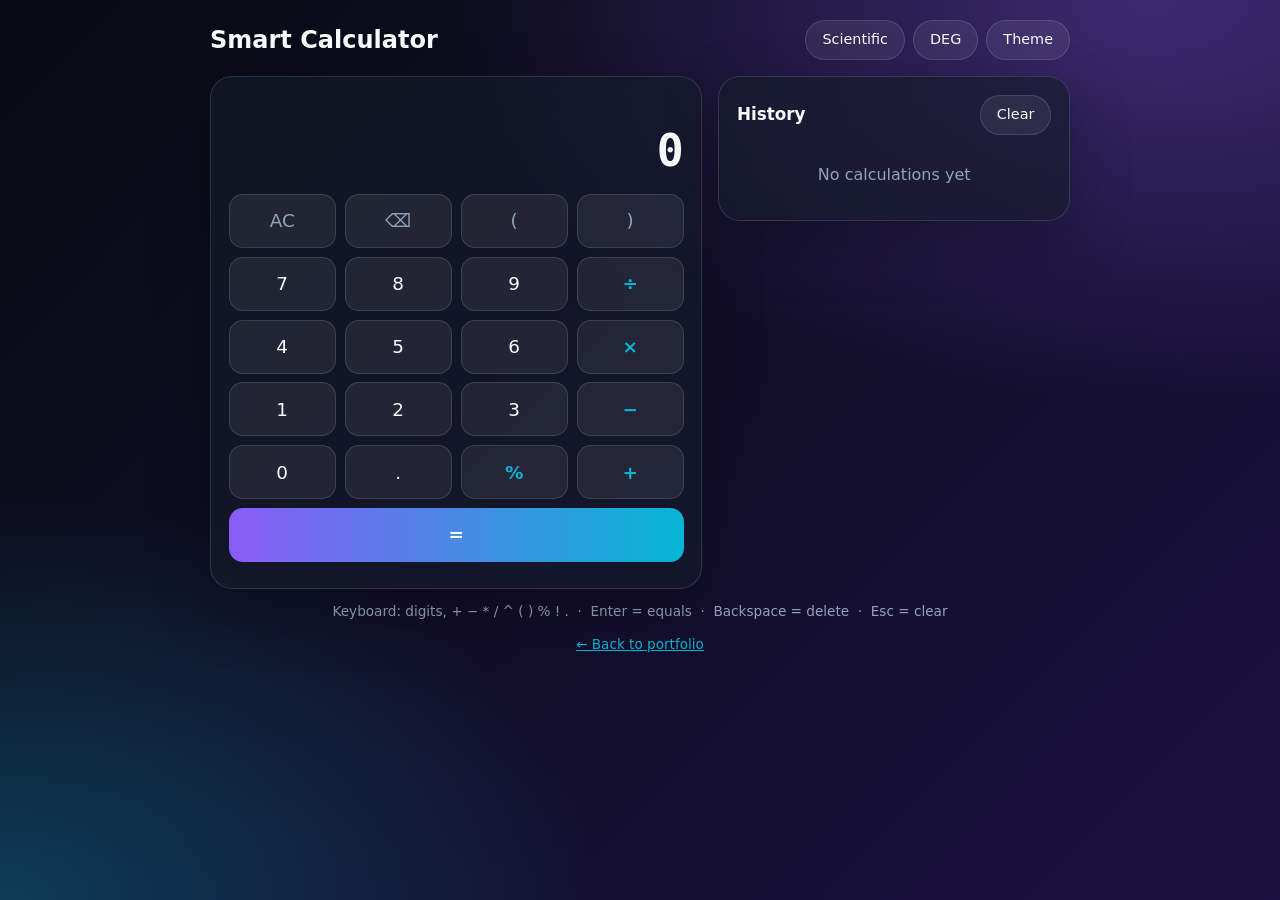
<file: projects/calculator-app/index.html>
<!DOCTYPE html>
<html lang="en" data-theme="dark">
<head>
<meta charset="utf-8">
<meta name="viewport" content="width=device-width, initial-scale=1">
<title>Smart Calculator | Anurag Kumar</title>
<meta name="description" content="A scientific calculator with history, keyboard input and dark/light mode, built with HTML, CSS and JavaScript.">
<link rel="stylesheet" href="style.css">
</head>
<body>
<main class="app">
  <header class="top">
    <h1>Smart Calculator</h1>
    <div class="tools">
      <button id="sci" class="pill" aria-pressed="false">Scientific</button>
      <button id="deg" class="pill" aria-label="Angle unit: degrees">DEG</button>
      <button id="theme" class="pill" aria-label="Switch light or dark theme">Theme</button>
    </div>
  </header>
  <div class="layout">
    <section class="calc glass" aria-label="Calculator">
      <output id="expr" class="expr"></output>
      <output id="res" class="res" aria-live="polite">0</output>
      <div id="sciKeys" class="keys sci-keys" hidden></div>
      <div id="keys" class="keys"></div>
    </section>
    <aside class="hist glass" aria-label="Calculation history">
      <div class="hh"><h2>History</h2><button id="clearHist" class="pill">Clear</button></div>
      <ul id="list"></ul>
    </aside>
  </div>
  <p class="hint">Keyboard: digits, + − * / ^ ( ) % ! . &nbsp;·&nbsp; Enter = equals &nbsp;·&nbsp; Backspace = delete &nbsp;·&nbsp; Esc = clear</p>
  <p class="hint"><a href="../../index.html">← Back to portfolio</a></p>
</main>
<script src="script.js"></script>
</body>
</html>
</file>
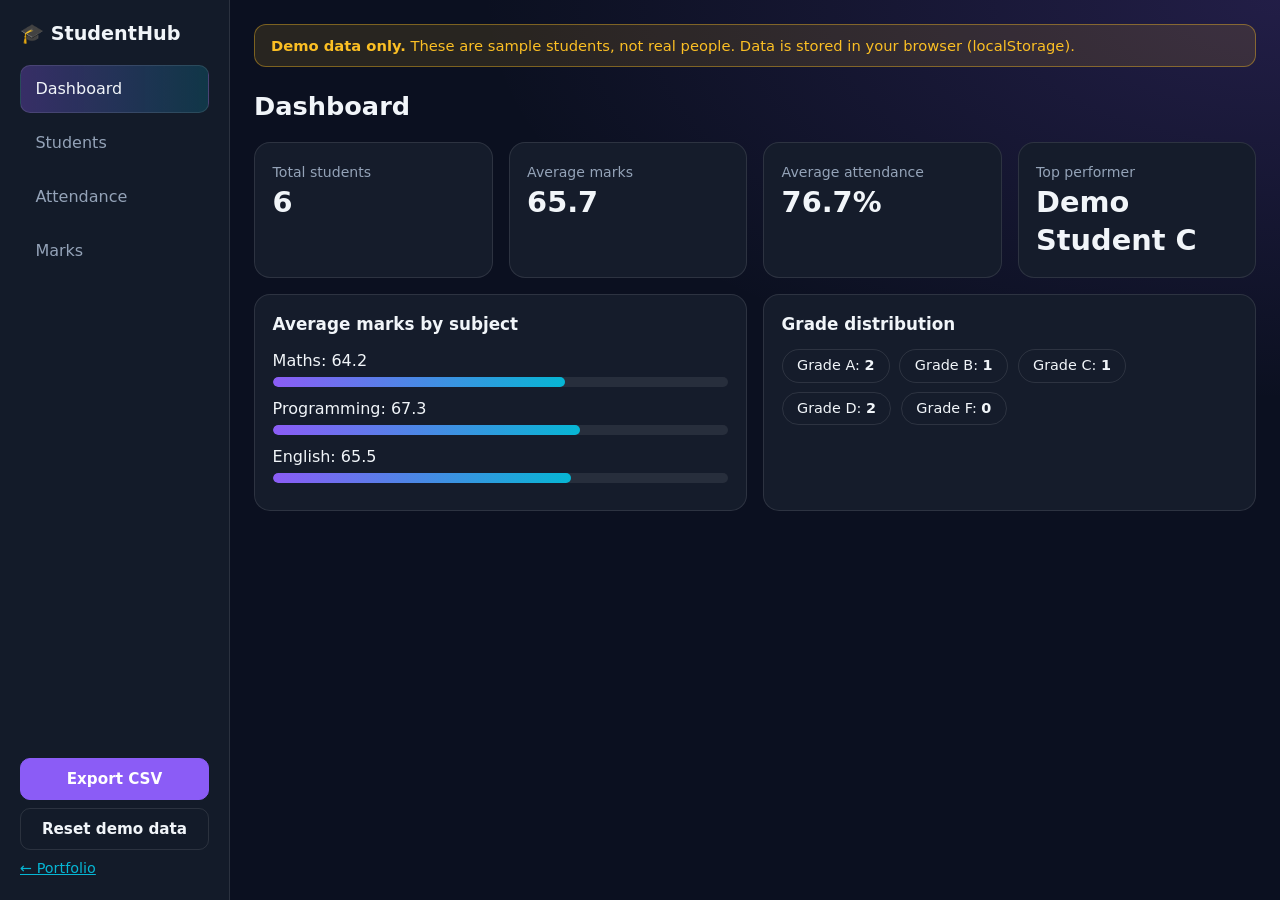
<file: projects/student-management-system/index.html>
<!DOCTYPE html>
<html lang="en">
<head>
<meta charset="utf-8">
<meta name="viewport" content="width=device-width, initial-scale=1">
<title>Student Management System | Anurag Kumar</title>
<meta name="description" content="Student management dashboard with attendance, marks, search, CSV export and browser storage. Demo data only.">
<link rel="stylesheet" href="style.css">
</head>
<body>
<div class="shell">
  <aside class="side">
    <div class="brand">🎓 StudentHub</div>
    <nav id="nav" aria-label="Main">
      <button data-view="dash" aria-current="page">Dashboard</button>
      <button data-view="students">Students</button>
      <button data-view="att">Attendance</button>
      <button data-view="marks">Marks</button>
    </nav>
    <div class="side-foot">
      <button id="exportCsv" class="btn">Export CSV</button>
      <button id="reset" class="btn ghost">Reset demo data</button>
      <a href="../../index.html">← Portfolio</a>
    </div>
  </aside>
  <main class="main">
    <div class="banner" role="note"><strong>Demo data only.</strong> These are sample students, not real people. Data is stored in your browser (localStorage).</div>
    <p id="status" class="sr" role="status" aria-live="polite"></p>

    <section id="v-dash" class="view">
      <h1>Dashboard</h1>
      <div class="stats" id="stats"></div>
      <div class="two">
        <div class="panel"><h2>Average marks by subject</h2><div id="bars"></div></div>
        <div class="panel"><h2>Grade distribution</h2><div id="grades" class="chips"></div></div>
      </div>
    </section>

    <section id="v-students" class="view" hidden>
      <div class="row"><h1>Students</h1><button id="addBtn" class="btn">+ Add student</button></div>
      <div class="filters">
        <input id="q" type="search" placeholder="Search name, roll or email" aria-label="Search students">
        <select id="courseFilter" aria-label="Filter by course"></select>
      </div>
      <div class="tw"><table><thead><tr><th>Roll</th><th>Name</th><th>Course</th><th>Email</th><th>Avg</th><th>Attendance</th><th>Grade</th><th>Actions</th></tr></thead><tbody id="stuBody"></tbody></table></div>
    </section>

    <section id="v-att" class="view" hidden>
      <div class="row"><h1>Attendance</h1><div><label>Date <input id="attDate" type="date"></label> <button id="allPresent" class="btn ghost">Mark all present</button></div></div>
      <div class="tw"><table><thead><tr><th>Roll</th><th>Name</th><th>Status on this date</th><th>Overall</th></tr></thead><tbody id="attBody"></tbody></table></div>
    </section>

    <section id="v-marks" class="view" hidden>
      <h1>Marks &amp; performance</h1>
      <p class="muted">Enter marks out of 100. Changes save automatically.</p>
      <div class="tw"><table><thead><tr><th>Roll</th><th>Name</th><th>Maths</th><th>Programming</th><th>English</th><th>Average</th><th>Grade</th></tr></thead><tbody id="markBody"></tbody></table></div>
    </section>
  </main>
</div>

<dialog id="dlg" aria-labelledby="dlgT">
  <form id="form" novalidate>
    <h2 id="dlgT">Add student</h2>
    <label>Roll number *<input name="roll" required maxlength="20"></label>
    <label>Full name *<input name="name" required maxlength="60"></label>
    <label>Course<input name="course" list="courses" maxlength="40" placeholder="e.g. B.Tech CSE"></label>
    <datalist id="courses"><option value="B.Tech CSE"><option value="B.Tech CSE (AI)"><option value="BCA"><option value="BBA"></datalist>
    <label>Email<input name="email" type="email" maxlength="80"></label>
    <p id="formErr" class="err" role="alert"></p>
    <div class="row"><button type="button" id="cancel" class="btn ghost">Cancel</button><button class="btn">Save</button></div>
  </form>
</dialog>
<script src="script.js"></script>
</body>
</html>
</file>
<file: projects/calculator-app/style.css>
:root{--bg1:#080B12;--bg2:#1b1140;--tx:#F8FAFC;--mu:#94A3B8;--glass:rgba(21,28,43,.62);--bd:rgba(255,255,255,.13);--key:rgba(255,255,255,.07);--p:#8B5CF6;--c:#06B6D4;color-scheme:dark}
[data-theme="light"]{--bg1:#eef2ff;--bg2:#cffafe;--tx:#0f172a;--mu:#475569;--glass:rgba(255,255,255,.72);--bd:rgba(15,23,42,.14);--key:rgba(15,23,42,.06);color-scheme:light}
*,*::before,*::after{box-sizing:border-box}
body{margin:0;min-height:100vh;color:var(--tx);font:400 1rem/1.5 "Segoe UI",system-ui,-apple-system,sans-serif;
  background:radial-gradient(700px 400px at 90% 0,rgba(139,92,246,.35),transparent),radial-gradient(600px 400px at 0 100%,rgba(6,182,212,.28),transparent),linear-gradient(135deg,var(--bg1),var(--bg2));background-attachment:fixed}
.app{max-width:900px;margin:0 auto;padding:1.25rem}
.top{display:flex;flex-wrap:wrap;gap:.75rem;justify-content:space-between;align-items:center;margin-bottom:1rem}
h1{font-size:1.5rem;margin:0}h2{font-size:1.05rem;margin:0}
.tools{display:flex;gap:.5rem}
.pill{background:var(--key);color:var(--tx);border:1px solid var(--bd);border-radius:999px;padding:.45rem 1rem;font:inherit;font-size:.9rem;cursor:pointer;min-height:40px;transition:border-color .2s,background .2s}
.pill:hover{border-color:var(--c)}
.pill[aria-pressed="true"]{background:var(--p);border-color:var(--p);color:#fff}
.layout{display:grid;grid-template-columns:minmax(0,1.4fr) minmax(0,1fr);gap:1rem;align-items:start}
.glass{background:var(--glass);border:1px solid var(--bd);border-radius:22px;padding:1.1rem;-webkit-backdrop-filter:blur(16px);backdrop-filter:blur(16px);box-shadow:0 20px 60px rgba(0,0,0,.25)}
.expr{display:block;min-height:1.6rem;text-align:right;color:var(--mu);font:1.1rem ui-monospace,Consolas,monospace;overflow-x:auto;white-space:nowrap}
.res{display:block;text-align:right;font:600 clamp(2rem,8vw,2.8rem)/1.2 ui-monospace,Consolas,monospace;margin:.25rem 0 1rem;overflow-x:auto;white-space:nowrap}
.keys{display:grid;grid-template-columns:repeat(4,1fr);gap:.55rem;margin-bottom:.55rem}
.keys[hidden]{display:none}
.k{min-height:54px;border:1px solid var(--bd);border-radius:14px;background:var(--key);color:var(--tx);font:500 1.15rem "Segoe UI",system-ui,sans-serif;cursor:pointer;transition:transform .12s,background .2s,border-color .2s}
.k:hover{border-color:var(--c)}.k:active{transform:scale(.95)}
.k.op{color:var(--c);font-weight:700}.k.fn{color:var(--mu)}
.k.sci{font-size:1rem;color:var(--c)}
.k.eq{grid-column:1/-1;background:linear-gradient(90deg,var(--p),var(--c));border:0;color:#fff;font-weight:700}
:focus-visible{outline:3px solid var(--c);outline-offset:2px}
.hh{display:flex;justify-content:space-between;align-items:center;margin-bottom:.75rem}
#list{list-style:none;margin:0;padding:0;max-height:430px;overflow:auto}
#list li+li{border-top:1px solid var(--bd)}
#list button{display:block;width:100%;text-align:right;background:none;border:0;color:var(--tx);padding:.6rem .25rem;cursor:pointer;font:inherit;border-radius:8px}
#list button:hover{background:var(--key)}
#list small{display:block;color:var(--mu);font-family:ui-monospace,Consolas,monospace}
.empty{color:var(--mu);text-align:center;padding:1rem 0}
.hint{color:var(--mu);font-size:.85rem;text-align:center;margin:.75rem 0 0}
.hint a{color:var(--c)}
@media (max-width:720px){.layout{grid-template-columns:1fr}#list{max-height:220px}}
@media (prefers-reduced-motion:reduce){*{transition:none!important}}
</file>
<file: projects/student-management-system/style.css>
:root{--bg:#0b1020;--panel:#151c2b;--bd:rgba(255,255,255,.1);--tx:#f1f5f9;--mu:#94a3b8;--p:#8b5cf6;--c:#06b6d4;--ok:#34d399;--warn:#fbbf24;--bad:#f87171;color-scheme:dark}
*,*::before,*::after{box-sizing:border-box}
body{margin:0;background:radial-gradient(800px 400px at 100% 0,rgba(139,92,246,.18),transparent),var(--bg);color:var(--tx);font:400 1rem/1.5 "Segoe UI",system-ui,-apple-system,sans-serif}
.shell{display:grid;grid-template-columns:230px minmax(0,1fr);min-height:100vh}
.side{background:rgba(21,28,43,.9);border-right:1px solid var(--bd);padding:1.25rem;display:flex;flex-direction:column;gap:1rem;position:sticky;top:0;height:100vh}
.brand{font-weight:700;font-size:1.2rem}
nav{display:flex;flex-direction:column;gap:.35rem}
nav button{text-align:left;background:none;border:1px solid transparent;color:var(--mu);padding:.7rem .9rem;border-radius:10px;font:inherit;cursor:pointer;min-height:44px}
nav button:hover{color:var(--tx)}
nav button[aria-current="page"]{background:linear-gradient(90deg,rgba(139,92,246,.3),rgba(6,182,212,.18));color:var(--tx);border-color:var(--bd)}
.side-foot{margin-top:auto;display:flex;flex-direction:column;gap:.5rem}
.side-foot a{color:var(--c);font-size:.9rem}
.main{padding:1.5rem;min-width:0}
h1{font-size:1.6rem;margin:0 0 1rem}h2{font-size:1.05rem;margin:0 0 .75rem}
.banner{background:rgba(251,191,36,.12);border:1px solid rgba(251,191,36,.4);color:var(--warn);padding:.6rem 1rem;border-radius:12px;font-size:.92rem;margin-bottom:1.25rem}
.sr{position:absolute;left:-9999px}
.row{display:flex;flex-wrap:wrap;gap:.75rem;justify-content:space-between;align-items:center;margin-bottom:1rem}.row h1{margin:0}
.btn{background:var(--p);color:#fff;border:1px solid var(--p);border-radius:10px;padding:.6rem 1.1rem;font:600 .95rem "Segoe UI",system-ui,sans-serif;cursor:pointer;min-height:42px;transition:filter .2s,border-color .2s}
.btn:hover{filter:brightness(1.12)}
.btn.ghost{background:transparent;border-color:var(--bd);color:var(--tx)}.btn.ghost:hover{border-color:var(--c)}
.btn.sm{min-height:36px;padding:.3rem .7rem;font-size:.85rem}.btn.danger{background:transparent;border-color:var(--bad);color:var(--bad)}
:focus-visible{outline:3px solid var(--c);outline-offset:2px}
.stats{display:grid;gap:1rem;grid-template-columns:repeat(auto-fit,minmax(180px,1fr));margin-bottom:1rem}
.stat,.panel{background:var(--panel);border:1px solid var(--bd);border-radius:16px;padding:1.1rem}
.stat span{color:var(--mu);font-size:.88rem}.stat strong{display:block;font-size:1.8rem;line-height:1.3}
.two{display:grid;gap:1rem;grid-template-columns:repeat(auto-fit,minmax(280px,1fr))}
.bar{margin:.6rem 0}.bar div{height:10px;border-radius:99px;background:rgba(255,255,255,.08);overflow:hidden;margin-top:.25rem}
.bar i{display:block;height:100%;background:linear-gradient(90deg,var(--p),var(--c));border-radius:99px;transition:width .5s}
.chips{display:flex;flex-wrap:wrap;gap:.6rem}
.chip{border:1px solid var(--bd);border-radius:99px;padding:.3rem .9rem;font-size:.9rem}
.filters{display:flex;flex-wrap:wrap;gap:.75rem;margin-bottom:1rem}
input,select{background:#0e1424;color:var(--tx);border:1px solid var(--bd);border-radius:10px;padding:.6rem .8rem;font:inherit;min-height:42px}
input[type=search]{flex:1 1 240px}
.tw{overflow-x:auto;background:var(--panel);border:1px solid var(--bd);border-radius:16px}
table{width:100%;border-collapse:collapse;min-width:640px}
th,td{padding:.7rem .9rem;text-align:left;border-bottom:1px solid var(--bd);white-space:nowrap}
th{color:var(--mu);font-weight:600;font-size:.85rem}
tr:last-child td{border-bottom:0}
td input[type=number]{width:84px}
.g{font-weight:700;border-radius:8px;padding:.1rem .6rem}
.gA{background:rgba(52,211,153,.18);color:var(--ok)}.gB{background:rgba(6,182,212,.18);color:var(--c)}.gC{background:rgba(251,191,36,.18);color:var(--warn)}.gD,.gF{background:rgba(248,113,113,.18);color:var(--bad)}
.tog{display:inline-flex;border:1px solid var(--bd);border-radius:10px;overflow:hidden}
.tog button{background:none;border:0;color:var(--mu);padding:.4rem .9rem;cursor:pointer;font:inherit;min-height:38px}
.tog button[aria-pressed="true"].p{background:rgba(52,211,153,.25);color:var(--ok)}
.tog button[aria-pressed="true"].a{background:rgba(248,113,113,.25);color:var(--bad)}
.muted{color:var(--mu)}.empty{text-align:center;color:var(--mu);padding:1.5rem}
dialog{background:var(--panel);color:var(--tx);border:1px solid var(--bd);border-radius:18px;padding:1.5rem;width:min(92vw,440px)}
dialog::backdrop{background:rgba(5,8,16,.75)}
dialog label{display:block;margin-bottom:.8rem;font-size:.92rem;color:var(--mu)}dialog input{display:block;width:100%;margin-top:.25rem}
.err{color:var(--bad);min-height:1.4rem;margin:0 0 .5rem}
@media (max-width:800px){
  .shell{grid-template-columns:1fr}
  .side{position:static;height:auto;flex-direction:row;flex-wrap:wrap;align-items:center;border-right:0;border-bottom:1px solid var(--bd);padding:.75rem 1rem}
  nav{flex-direction:row;flex-wrap:wrap}.side-foot{flex-direction:row;margin:0;align-items:center;flex-wrap:wrap}
  .main{padding:1rem}
}
@media (prefers-reduced-motion:reduce){*{transition:none!important}}
</file>
